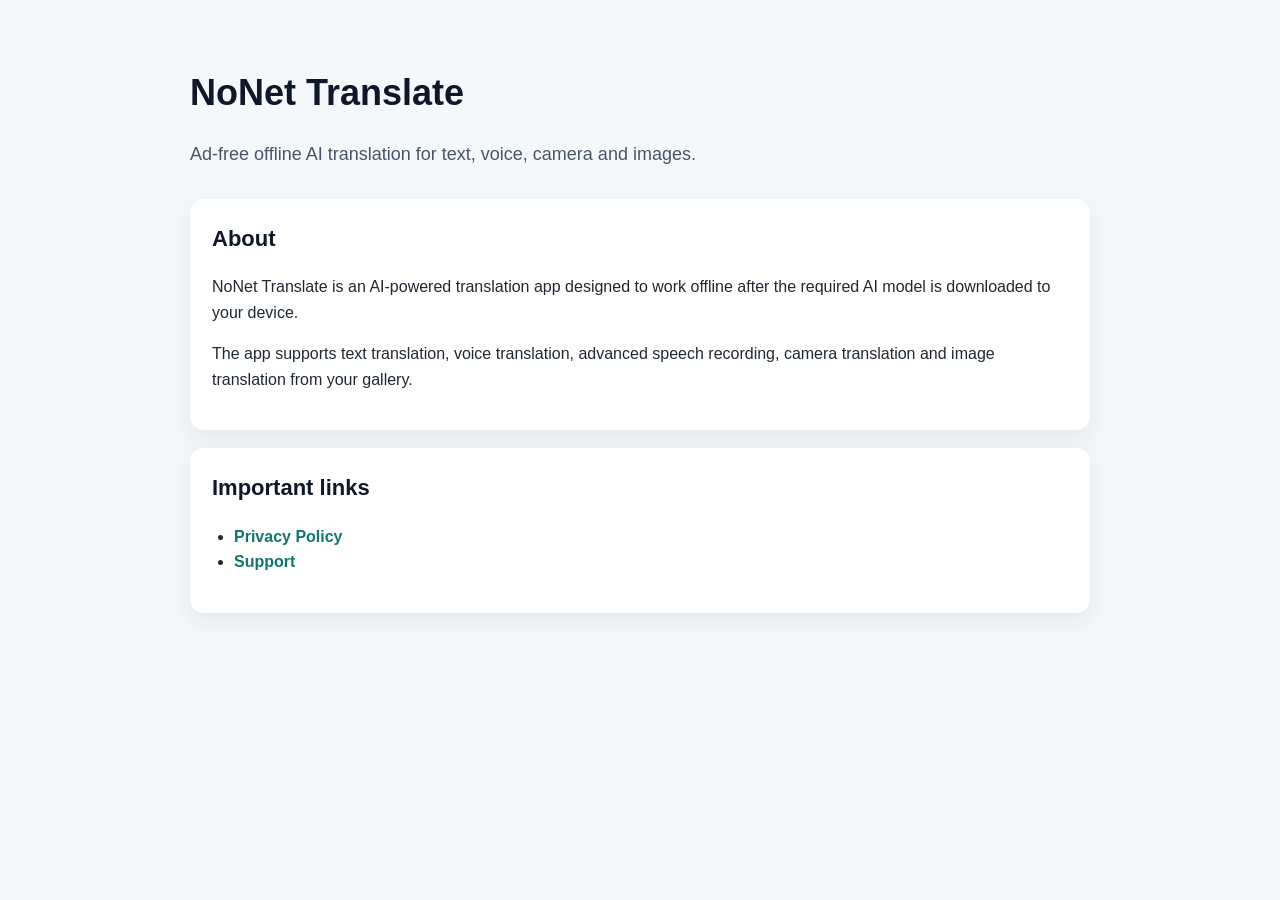
<file: index.html>
<!doctype html>
<html lang="en">
<head>
  <meta charset="utf-8">
  <title>NoNet Translate</title>
  <meta name="viewport" content="width=device-width, initial-scale=1">
  <link rel="stylesheet" href="styles.css">
</head>
<body>
  <main class="container">
    <h1>NoNet Translate</h1>
    <p class="subtitle">Ad-free offline AI translation for text, voice, camera and images.</p>

    <section class="card">
      <h2>About</h2>
      <p>
        NoNet Translate is an AI-powered translation app designed to work offline
        after the required AI model is downloaded to your device.
      </p>
      <p>
        The app supports text translation, voice translation, advanced speech recording,
        camera translation and image translation from your gallery.
      </p>
    </section>

    <section class="card">
      <h2>Important links</h2>
      <ul>
        <li><a href="privacy-policy.html">Privacy Policy</a></li>
        <li><a href="support.html">Support</a></li>
      </ul>
    </section>
  </main>
</body>
</html>
</file>
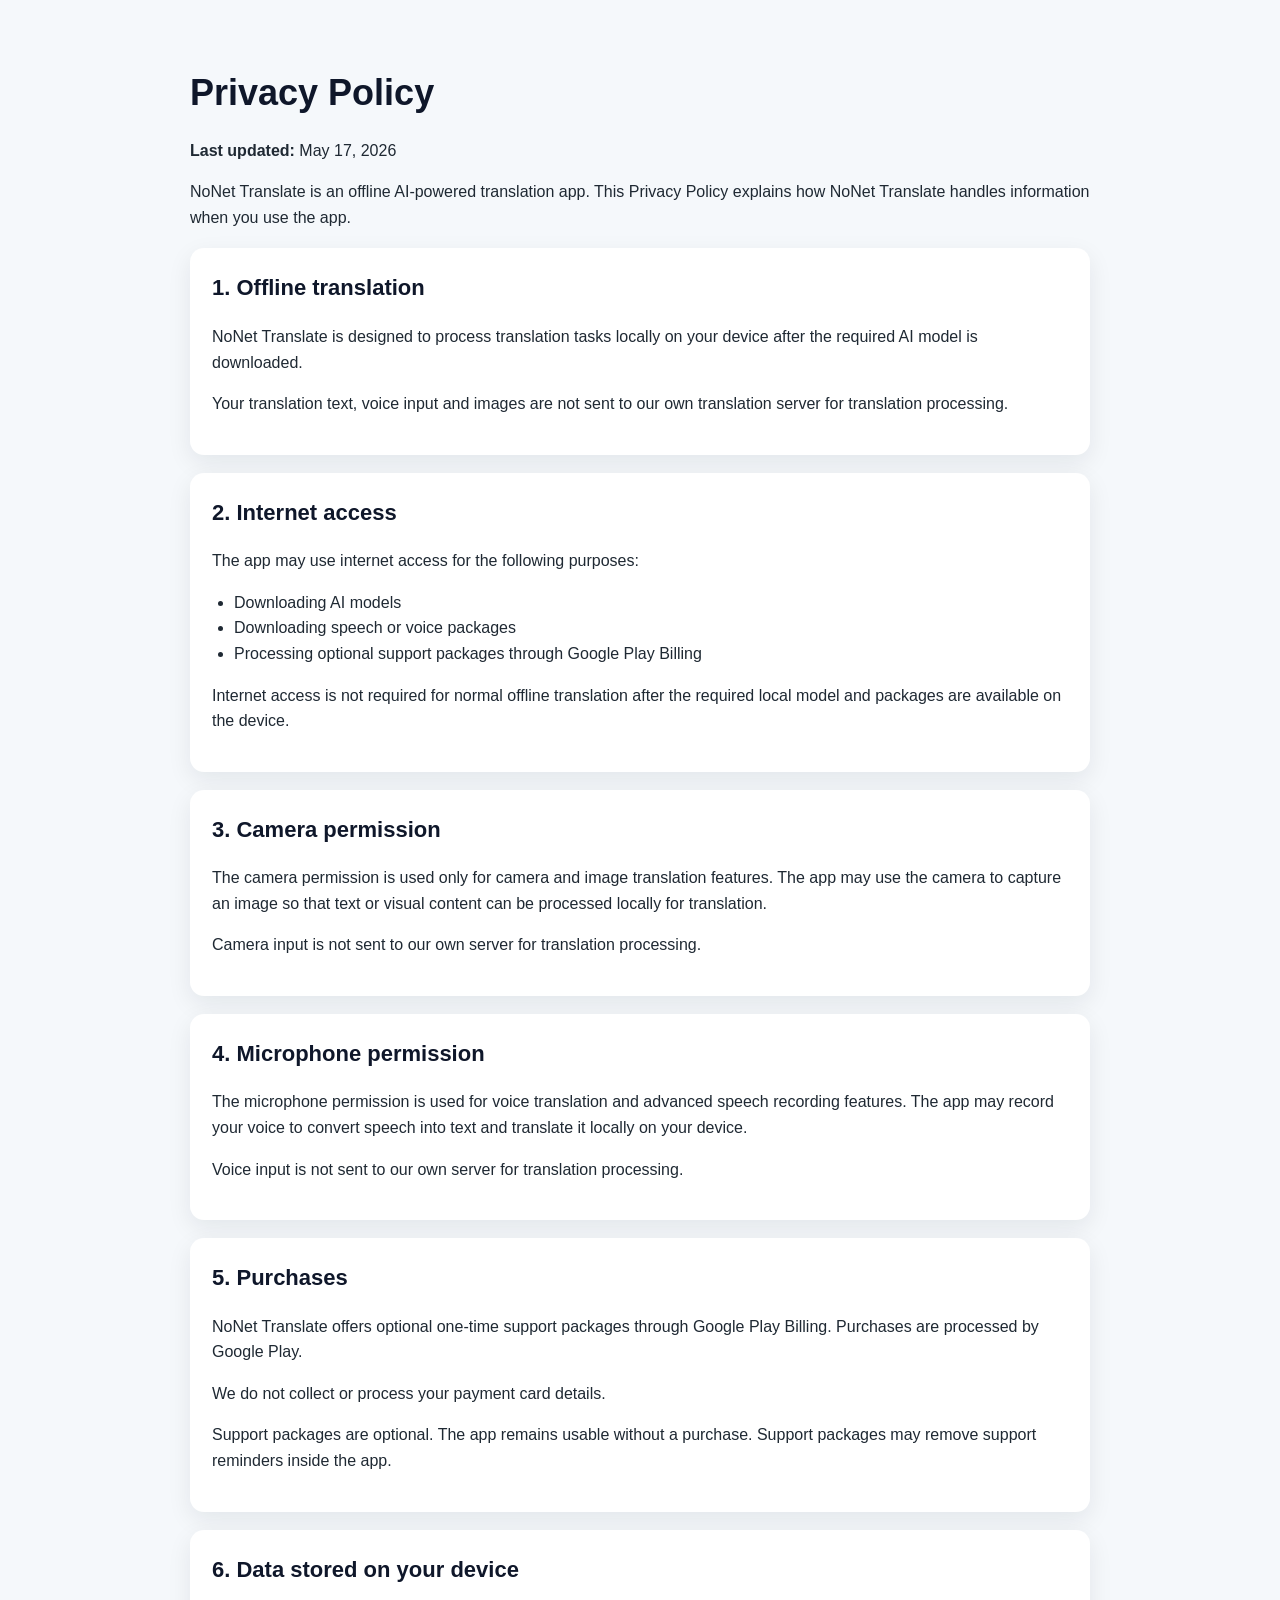
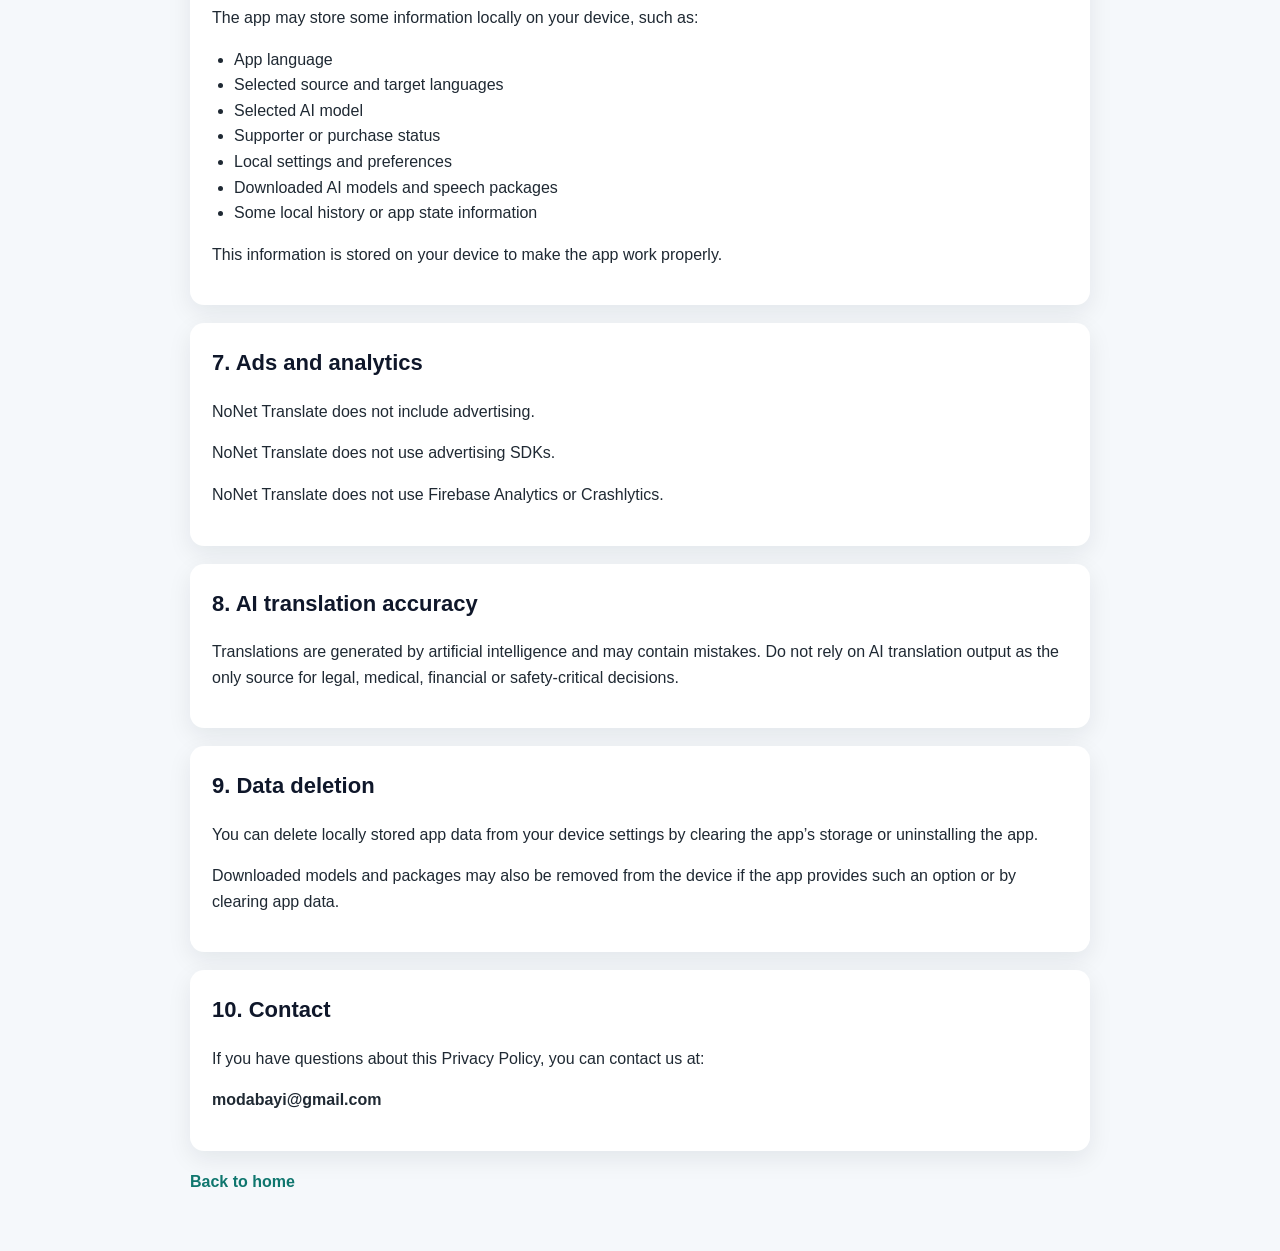
<file: privacy-policy.html>
<!doctype html>
<html lang="en">
<head>
  <meta charset="utf-8">
  <title>NoNet Translate Privacy Policy</title>
  <meta name="viewport" content="width=device-width, initial-scale=1">
  <link rel="stylesheet" href="styles.css">
</head>
<body>
  <main class="container">
    <h1>Privacy Policy</h1>

    <p><strong>Last updated:</strong> May 17, 2026</p>

    <p>
      NoNet Translate is an offline AI-powered translation app. This Privacy Policy
      explains how NoNet Translate handles information when you use the app.
    </p>

    <section class="card">
      <h2>1. Offline translation</h2>
      <p>
        NoNet Translate is designed to process translation tasks locally on your device
        after the required AI model is downloaded.
      </p>
      <p>
        Your translation text, voice input and images are not sent to our own translation
        server for translation processing.
      </p>
    </section>

    <section class="card">
      <h2>2. Internet access</h2>
      <p>The app may use internet access for the following purposes:</p>
      <ul>
        <li>Downloading AI models</li>
        <li>Downloading speech or voice packages</li>
        <li>Processing optional support packages through Google Play Billing</li>
      </ul>
      <p>
        Internet access is not required for normal offline translation after the required
        local model and packages are available on the device.
      </p>
    </section>

    <section class="card">
      <h2>3. Camera permission</h2>
      <p>
        The camera permission is used only for camera and image translation features.
        The app may use the camera to capture an image so that text or visual content
        can be processed locally for translation.
      </p>
      <p>
        Camera input is not sent to our own server for translation processing.
      </p>
    </section>

    <section class="card">
      <h2>4. Microphone permission</h2>
      <p>
        The microphone permission is used for voice translation and advanced speech
        recording features. The app may record your voice to convert speech into text
        and translate it locally on your device.
      </p>
      <p>
        Voice input is not sent to our own server for translation processing.
      </p>
    </section>

    <section class="card">
      <h2>5. Purchases</h2>
      <p>
        NoNet Translate offers optional one-time support packages through Google Play Billing.
        Purchases are processed by Google Play.
      </p>
      <p>
        We do not collect or process your payment card details.
      </p>
      <p>
        Support packages are optional. The app remains usable without a purchase.
        Support packages may remove support reminders inside the app.
      </p>
    </section>

    <section class="card">
      <h2>6. Data stored on your device</h2>
      <p>The app may store some information locally on your device, such as:</p>
      <ul>
        <li>App language</li>
        <li>Selected source and target languages</li>
        <li>Selected AI model</li>
        <li>Supporter or purchase status</li>
        <li>Local settings and preferences</li>
        <li>Downloaded AI models and speech packages</li>
        <li>Some local history or app state information</li>
      </ul>
      <p>
        This information is stored on your device to make the app work properly.
      </p>
    </section>

    <section class="card">
      <h2>7. Ads and analytics</h2>
      <p>NoNet Translate does not include advertising.</p>
      <p>NoNet Translate does not use advertising SDKs.</p>
      <p>NoNet Translate does not use Firebase Analytics or Crashlytics.</p>
    </section>

    <section class="card">
      <h2>8. AI translation accuracy</h2>
      <p>
        Translations are generated by artificial intelligence and may contain mistakes.
        Do not rely on AI translation output as the only source for legal, medical,
        financial or safety-critical decisions.
      </p>
    </section>

    <section class="card">
      <h2>9. Data deletion</h2>
      <p>
        You can delete locally stored app data from your device settings by clearing
        the app’s storage or uninstalling the app.
      </p>
      <p>
        Downloaded models and packages may also be removed from the device if the app
        provides such an option or by clearing app data.
      </p>
    </section>

    <section class="card">
      <h2>10. Contact</h2>
      <p>
        If you have questions about this Privacy Policy, you can contact us at:
      </p>
      <p>
        <strong>modabayi@gmail.com</strong>
      </p>
    </section>

    <p><a href="index.html">Back to home</a></p>
  </main>
</body>
</html>
</file>
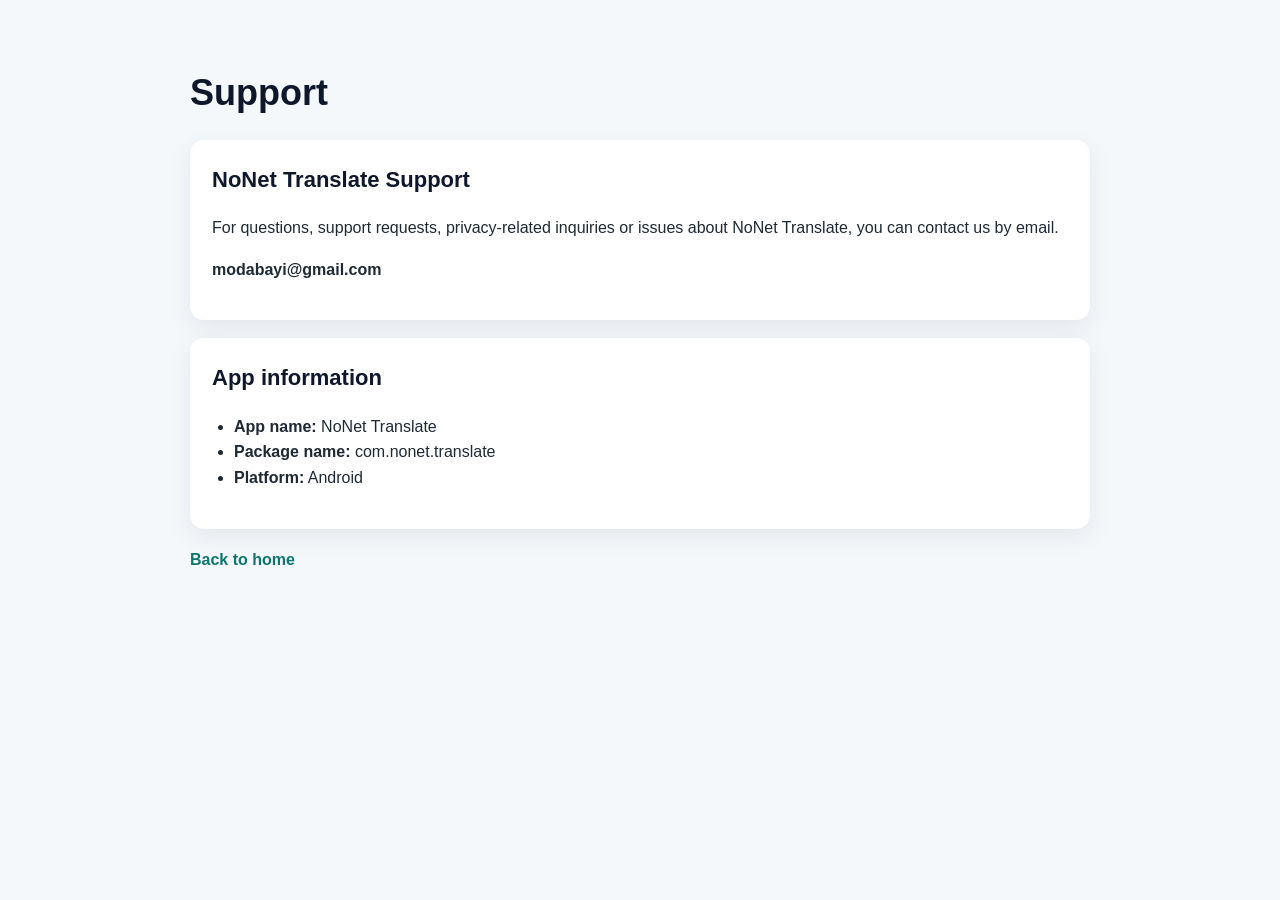
<file: support.html>
<!doctype html>
<html lang="en">
<head>
  <meta charset="utf-8">
  <title>NoNet Translate Support</title>
  <meta name="viewport" content="width=device-width, initial-scale=1">
  <link rel="stylesheet" href="styles.css">
</head>
<body>
  <main class="container">
    <h1>Support</h1>

    <section class="card">
      <h2>NoNet Translate Support</h2>
      <p>
        For questions, support requests, privacy-related inquiries or issues about
        NoNet Translate, you can contact us by email.
      </p>
      <p>
        <strong>modabayi@gmail.com</strong>
      </p>
    </section>

    <section class="card">
      <h2>App information</h2>
      <ul>
        <li><strong>App name:</strong> NoNet Translate</li>
        <li><strong>Package name:</strong> com.nonet.translate</li>
        <li><strong>Platform:</strong> Android</li>
      </ul>
    </section>

    <p><a href="index.html">Back to home</a></p>
  </main>
</body>
</html>
</file>
<file: styles.css>
body {
  margin: 0;
  padding: 0;
  font-family: Arial, Helvetica, sans-serif;
  background: #f5f8fb;
  color: #1f2933;
  line-height: 1.6;
}

.container {
  max-width: 900px;
  margin: 0 auto;
  padding: 40px 20px;
}

h1 {
  font-size: 36px;
  margin-bottom: 10px;
  color: #0f172a;
}

h2 {
  font-size: 22px;
  margin-top: 0;
  color: #0f172a;
}

.subtitle {
  font-size: 18px;
  color: #475569;
  margin-bottom: 30px;
}

.card {
  background: #ffffff;
  border-radius: 14px;
  padding: 22px;
  margin: 18px 0;
  box-shadow: 0 8px 24px rgba(15, 23, 42, 0.08);
}

ul {
  padding-left: 22px;
}

a {
  color: #0f766e;
  text-decoration: none;
  font-weight: 600;
}

a:hover {
  text-decoration: underline;
}
</file>
